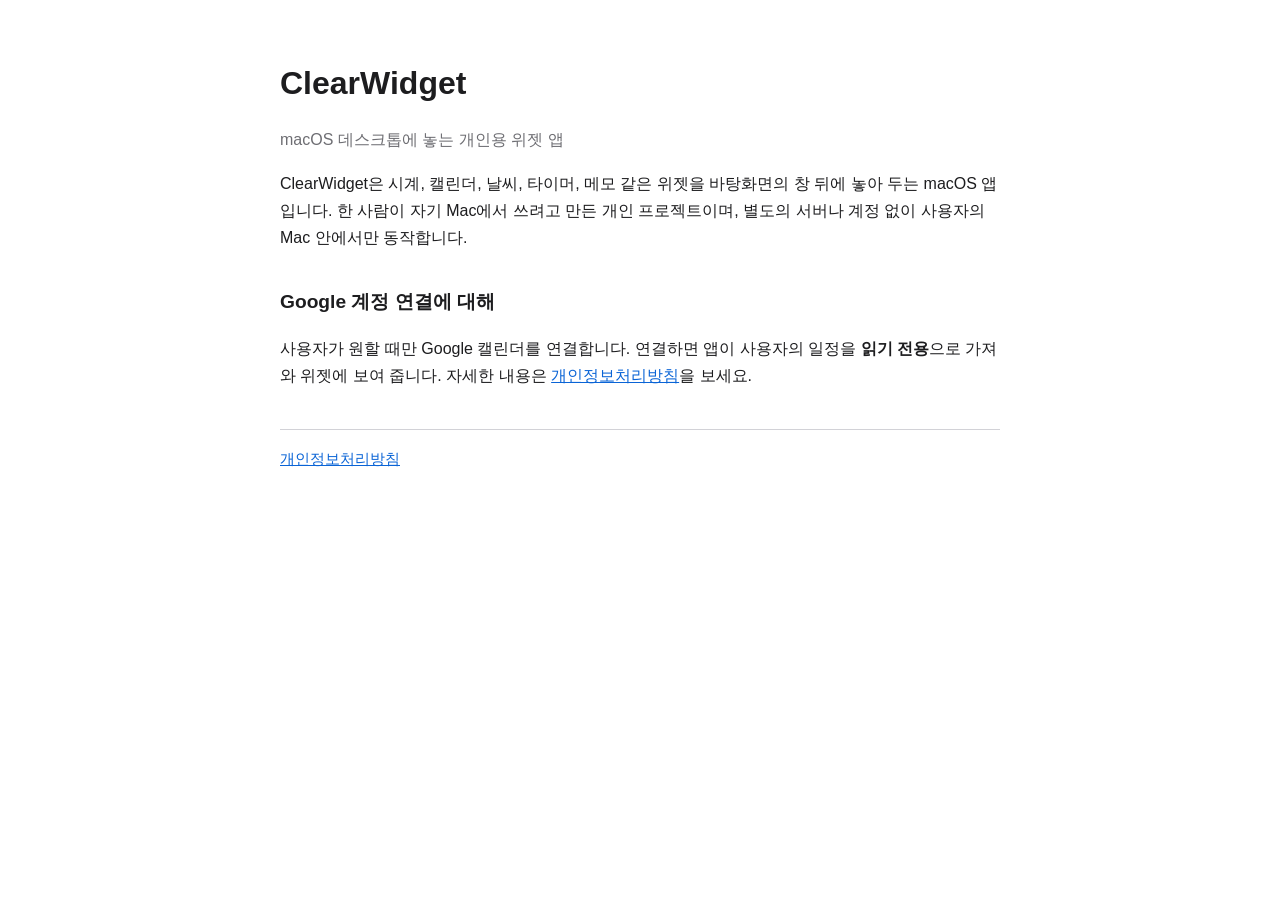
<file: index.html>
<!doctype html>
<html lang="ko"><head><meta charset="utf-8"><meta name="viewport" content="width=device-width,initial-scale=1">
<title>ClearWidget</title><link rel="stylesheet" href="style.css"></head>
<body><main>
<h1>ClearWidget</h1>
<p class="muted">macOS 데스크톱에 놓는 개인용 위젯 앱</p>
<p>ClearWidget은 시계, 캘린더, 날씨, 타이머, 메모 같은 위젯을 바탕화면의 창 뒤에 놓아 두는 macOS 앱입니다. 한 사람이 자기 Mac에서 쓰려고 만든 개인 프로젝트이며, 별도의 서버나 계정 없이 사용자의 Mac 안에서만 동작합니다.</p>
<h2>Google 계정 연결에 대해</h2>
<p>사용자가 원할 때만 Google 캘린더를 연결합니다. 연결하면 앱이 사용자의 일정을 <strong>읽기 전용</strong>으로 가져와 위젯에 보여 줍니다. 자세한 내용은 <a href="privacy.html">개인정보처리방침</a>을 보세요.</p>
<nav><a href="privacy.html">개인정보처리방침</a></nav>
</main></body></html>
</file>
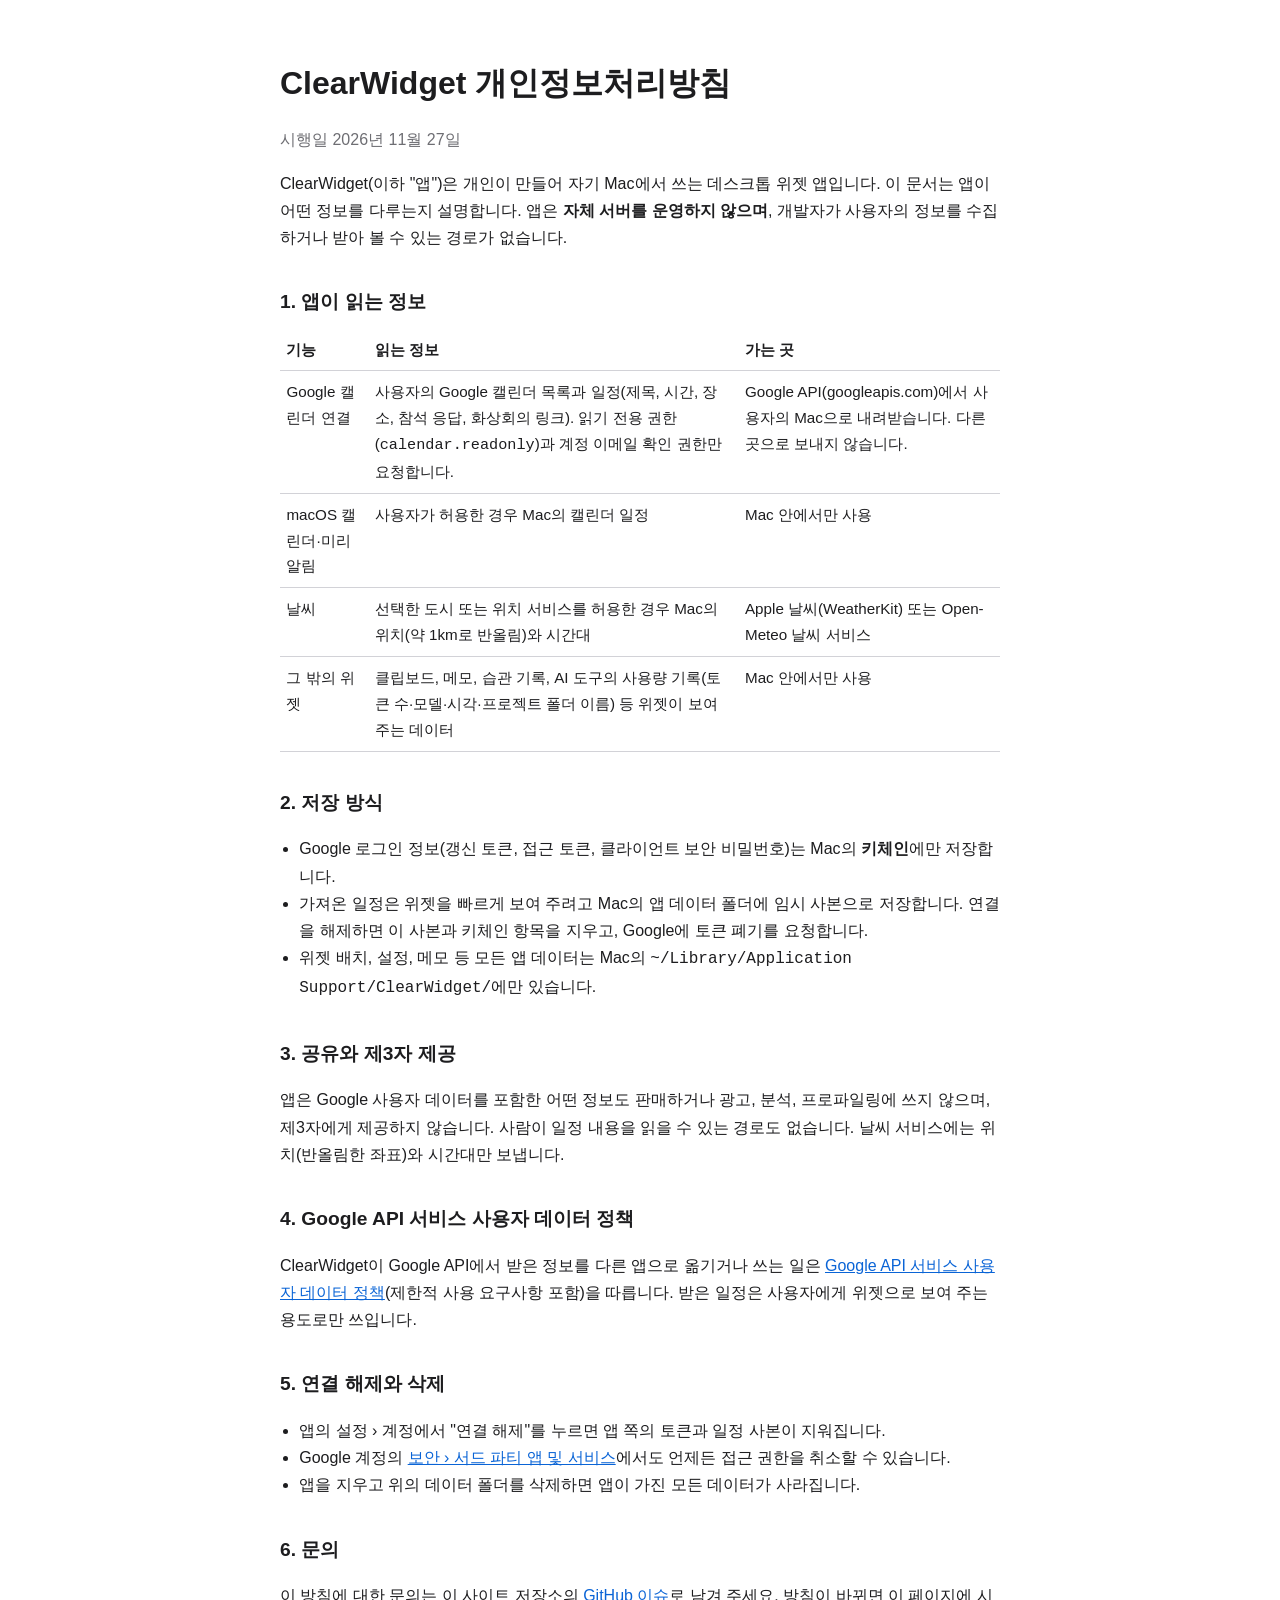
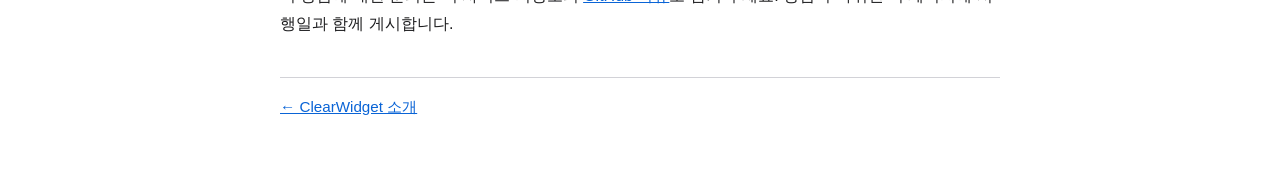
<file: privacy.html>
<!doctype html>
<html lang="ko"><head><meta charset="utf-8"><meta name="viewport" content="width=device-width,initial-scale=1">
<title>ClearWidget 개인정보처리방침</title><link rel="stylesheet" href="style.css"></head>
<body><main>
<h1>ClearWidget 개인정보처리방침</h1>
<p class="muted">시행일 2026년 11월 27일</p>
<p>ClearWidget(이하 "앱")은 개인이 만들어 자기 Mac에서 쓰는 데스크톱 위젯 앱입니다. 이 문서는 앱이 어떤 정보를 다루는지 설명합니다. 앱은 <strong>자체 서버를 운영하지 않으며</strong>, 개발자가 사용자의 정보를 수집하거나 받아 볼 수 있는 경로가 없습니다.</p>

<h2>1. 앱이 읽는 정보</h2>
<table>
<tr><th>기능</th><th>읽는 정보</th><th>가는 곳</th></tr>
<tr><td>Google 캘린더 연결</td><td>사용자의 Google 캘린더 목록과 일정(제목, 시간, 장소, 참석 응답, 화상회의 링크). 읽기 전용 권한(<code>calendar.readonly</code>)과 계정 이메일 확인 권한만 요청합니다.</td><td>Google API(googleapis.com)에서 사용자의 Mac으로 내려받습니다. 다른 곳으로 보내지 않습니다.</td></tr>
<tr><td>macOS 캘린더·미리 알림</td><td>사용자가 허용한 경우 Mac의 캘린더 일정</td><td>Mac 안에서만 사용</td></tr>
<tr><td>날씨</td><td>선택한 도시 또는 위치 서비스를 허용한 경우 Mac의 위치(약 1km로 반올림)와 시간대</td><td>Apple 날씨(WeatherKit) 또는 Open-Meteo 날씨 서비스</td></tr>
<tr><td>그 밖의 위젯</td><td>클립보드, 메모, 습관 기록, AI 도구의 사용량 기록(토큰 수·모델·시각·프로젝트 폴더 이름) 등 위젯이 보여 주는 데이터</td><td>Mac 안에서만 사용</td></tr>
</table>

<h2>2. 저장 방식</h2>
<ul>
<li>Google 로그인 정보(갱신 토큰, 접근 토큰, 클라이언트 보안 비밀번호)는 Mac의 <strong>키체인</strong>에만 저장합니다.</li>
<li>가져온 일정은 위젯을 빠르게 보여 주려고 Mac의 앱 데이터 폴더에 임시 사본으로 저장합니다. 연결을 해제하면 이 사본과 키체인 항목을 지우고, Google에 토큰 폐기를 요청합니다.</li>
<li>위젯 배치, 설정, 메모 등 모든 앱 데이터는 Mac의 <code>~/Library/Application Support/ClearWidget/</code>에만 있습니다.</li>
</ul>

<h2>3. 공유와 제3자 제공</h2>
<p>앱은 Google 사용자 데이터를 포함한 어떤 정보도 판매하거나 광고, 분석, 프로파일링에 쓰지 않으며, 제3자에게 제공하지 않습니다. 사람이 일정 내용을 읽을 수 있는 경로도 없습니다. 날씨 서비스에는 위치(반올림한 좌표)와 시간대만 보냅니다.</p>

<h2>4. Google API 서비스 사용자 데이터 정책</h2>
<p>ClearWidget이 Google API에서 받은 정보를 다른 앱으로 옮기거나 쓰는 일은 <a href="https://developers.google.com/terms/api-services-user-data-policy">Google API 서비스 사용자 데이터 정책</a>(제한적 사용 요구사항 포함)을 따릅니다. 받은 일정은 사용자에게 위젯으로 보여 주는 용도로만 쓰입니다.</p>

<h2>5. 연결 해제와 삭제</h2>
<ul>
<li>앱의 설정 › 계정에서 "연결 해제"를 누르면 앱 쪽의 토큰과 일정 사본이 지워집니다.</li>
<li>Google 계정의 <a href="https://myaccount.google.com/permissions">보안 › 서드 파티 앱 및 서비스</a>에서도 언제든 접근 권한을 취소할 수 있습니다.</li>
<li>앱을 지우고 위의 데이터 폴더를 삭제하면 앱이 가진 모든 데이터가 사라집니다.</li>
</ul>

<h2>6. 문의</h2>
<p>이 방침에 대한 문의는 이 사이트 저장소의 <a href="https://github.com/stcarry/clearwidget-site/issues">GitHub 이슈</a>로 남겨 주세요. 방침이 바뀌면 이 페이지에 시행일과 함께 게시합니다.</p>
<nav><a href="index.html">← ClearWidget 소개</a></nav>
</main></body></html>
</file>
<file: style.css>
:root{color-scheme:light dark;--bg:#fff;--fg:#1d1d1f;--muted:#6e6e73;--line:#d2d2d7;--accent:#0a64d6}
@media (prefers-color-scheme:dark){:root{--bg:#161618;--fg:#f5f5f7;--muted:#a1a1a6;--line:#38383a;--accent:#4aa3ff}}
body{margin:0;background:var(--bg);color:var(--fg);font:16px/1.7 -apple-system,BlinkMacSystemFont,"Apple SD Gothic Neo","Noto Sans KR",sans-serif}
main{max-width:720px;margin:0 auto;padding:56px 24px 80px}
h1{font-size:2rem;margin:0 0 .4rem}h2{font-size:1.2rem;margin:2.2rem 0 .4rem}
p,li{color:var(--fg)}.muted{color:var(--muted)}a{color:var(--accent)}
ul{padding-left:1.2rem}nav{margin-top:2.5rem;padding-top:1rem;border-top:1px solid var(--line);font-size:.95rem}
table{border-collapse:collapse;width:100%;margin:.6rem 0}td,th{border-bottom:1px solid var(--line);padding:.5rem .4rem;text-align:left;vertical-align:top;font-size:.95rem}
</file>
